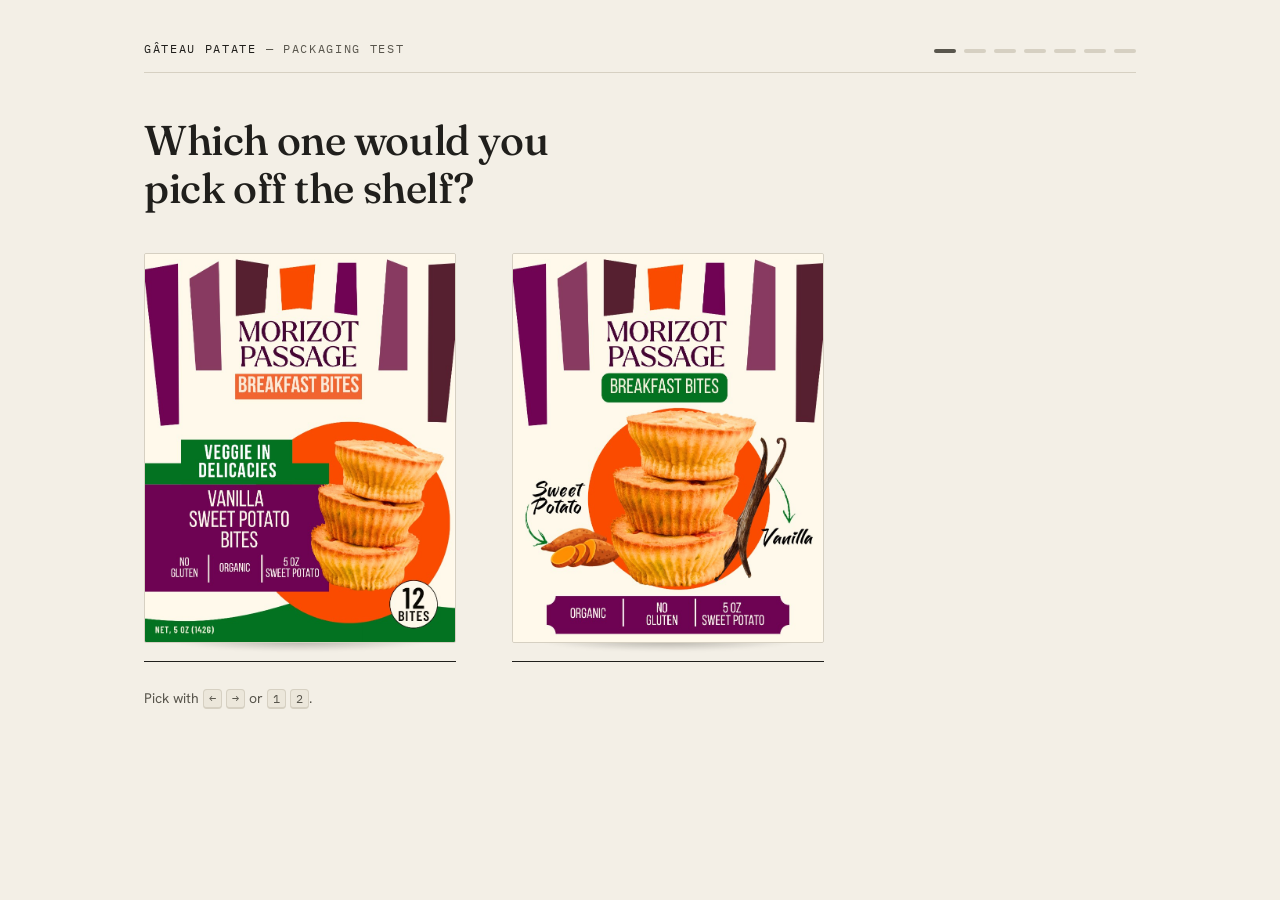
<file: index.html>
<!doctype html>
<html lang="en">
<head>
<meta charset="utf-8">
<meta name="viewport" content="width=device-width, initial-scale=1">
<title>Which one would you pick?</title>
<meta name="robots" content="noindex">
<link rel="preconnect" href="https://fonts.googleapis.com">
<link rel="preconnect" href="https://fonts.gstatic.com" crossorigin>
<link href="https://fonts.googleapis.com/css2?family=Fraunces:opsz,wght@9..144,400;9..144,500;9..144,600&family=Hanken+Grotesk:wght@400;500;600&family=IBM+Plex+Mono:wght@400;500&display=swap" rel="stylesheet">
<style>
  /* ---------------------------------------------------------------------------
     Near-neutral chrome. The packaging designs vary by colour, so the interface
     must not. Bone paper, ink text, hairline rules, one cool accent used only on
     the progress ticks and the leaderboard bars — never next to the artwork.
  --------------------------------------------------------------------------- */
  :root {
    --paper:    #f3efe6;
    --paper-2:  #ece7db;
    --ink:      #201f1c;
    --ink-soft: #59564d;
    --hair:     #d6d0c2;
    --accent:   #35566e;   /* cool slate — ticks and bars only */
    --maxw:     1040px;
    --display:  'Fraunces', Georgia, 'Times New Roman', serif;
    --ui:       'Hanken Grotesk', system-ui, -apple-system, Segoe UI, Roboto, sans-serif;
    --mono:     'IBM Plex Mono', ui-monospace, SFMono-Regular, Menlo, monospace;
  }

  * { box-sizing: border-box; }
  html, body { margin: 0; }
  body {
    background: var(--paper);
    color: var(--ink);
    font-family: var(--ui);
    font-size: 17px;
    line-height: 1.5;
    -webkit-font-smoothing: antialiased;
  }
  .wrap {
    max-width: var(--maxw);
    margin: 0 auto;
    padding: 40px 24px 96px;
  }
  .count, .ticks, .wl, .bar-num, .meta { font-variant-numeric: tabular-nums; }

  header.masthead {
    display: flex;
    justify-content: space-between;
    align-items: baseline;
    flex-wrap: wrap;
    gap: 12px 16px;
    border-bottom: 1px solid var(--hair);
    padding-bottom: 14px;
    margin-bottom: 44px;
  }
  .masthead .brand {
    font-family: var(--mono);
    font-size: 12px;
    letter-spacing: 0.14em;
    text-transform: uppercase;
    color: var(--ink-soft);
  }
  .masthead .brand span { color: var(--ink); }
  .masthead-end {
    display: flex;
    align-items: center;
    gap: 16px;
    margin-left: auto;
  }
  #vote-again-slot:empty { display: none; }
  #vote-again-slot .btn.link {
    font-size: 14px;
    padding: 0;
    white-space: nowrap;
  }

  /* ---- progress ticks ------------------------------------------------------ */
  .ticks {
    list-style: none;
    display: flex;
    flex-direction: row;
    gap: 8px;
    padding: 0;
    margin: 0;
  }
  .ticks li {
    width: 22px;
    height: 4px;
    background: var(--hair);
    border-radius: 2px;
  }
  .ticks.ticks--vertical {
    flex-direction: column;
    gap: 8px;
  }
  .ticks.ticks--vertical li {
    width: 4px;
    height: 22px;
  }
  .ticks li.done { background: var(--accent); }
  .ticks li.now  { background: var(--ink-soft); }

  /* ---- duel -------------------------------------------------------------- */
  .stage { animation: rise .32s ease both; }
  @keyframes rise { from { opacity: 0; transform: translateY(8px); } to { opacity: 1; transform: none; } }

  .question {
    font-family: var(--display);
    font-weight: 500;
    font-size: clamp(1.7rem, 4.4vw, 2.6rem);
    line-height: 1.15;
    letter-spacing: -0.01em;
    margin: 8px 0 40px;
    max-width: 18ch;
  }

  .shelf {
    display: flex;
    gap: 56px;
    align-items: flex-end;
    max-width: 680px;
  }
  .slot {
    position: relative;
    flex: 1 1 0;
    min-width: 0;
    padding-bottom: 18px;
    border-bottom: 1.5px solid var(--ink);
  }
  .slot::after {                       /* soft contact shadow under the pack */
    content: "";
    position: absolute;
    left: 10%; right: 10%;
    bottom: 10px;
    height: 20px;
    background: radial-gradient(ellipse at center, rgba(20,18,14,.28), rgba(20,18,14,0) 72%);
    filter: blur(1.5px);
    transition: opacity .2s ease, transform .2s ease;
    z-index: 0;
  }
  .slot:hover::after, .slot:focus-within::after { opacity: .8; transform: scaleX(1.06); }

  .pack {
    position: relative;
    z-index: 1;
    display: block;
    width: 100%;
    aspect-ratio: 4 / 5;              /* reserves space — no layout shift on load */
    overflow: hidden;
    padding: 0;
    margin: 0;
    border: 1px solid var(--hair);
    background: var(--paper-2);
    cursor: pointer;
    transition: transform .2s cubic-bezier(.33,1,.68,1);
    border-radius: 2px;
  }
  .pack img {
    display: block;
    width: 100%;
    height: 100%;
    object-fit: cover;                /* artwork should be produced at 4:5 */
    background: var(--paper-2);
  }
  .pack .ph {                          /* fallback when the image is missing */
    display: none;
    width: 100%;
    height: 100%;
    align-items: center;
    justify-content: center;
    background: #cdc9bf;
    color: #6b6860;
    font-family: var(--mono);
    font-size: 15px;
    letter-spacing: 0.2em;
    text-transform: uppercase;
  }
  .pack.missing img { display: none; }
  .pack.missing .ph { display: flex; }

  .pack:hover, .pack:focus-visible { transform: translateY(-10px); }
  .pack:focus-visible { outline: 2px solid var(--ink); outline-offset: 4px; }

  .pack.chosen { animation: liftoff .42s cubic-bezier(.4,0,.2,1) both; pointer-events: none; }
  .pack.settle { animation: settle .42s ease both; }
  @keyframes liftoff { to { transform: translateY(-175%); opacity: 0; } }
  @keyframes settle  { from { transform: translateY(-10px); } to { transform: translateY(0); } }

  .hint {
    margin-top: 26px;
    color: var(--ink-soft);
    font-size: 14px;
  }
  .hint kbd {
    font-family: var(--mono);
    font-size: 12px;
    border: 1px solid var(--hair);
    border-bottom-width: 2px;
    border-radius: 4px;
    padding: 1px 5px;
    background: var(--paper-2);
  }

  /* ---- questions -------------------------------------------------------- */
  .panel { max-width: 560px; }
  .panel h2, .board h2 {
    font-family: var(--display);
    font-weight: 500;
    font-size: clamp(1.5rem, 3.6vw, 2rem);
    letter-spacing: -0.01em;
    margin: 0 0 8px;
  }
  .panel p.lead { color: var(--ink-soft); margin: 0 0 28px; }
  .field { margin-bottom: 22px; }
  .field label { display: block; font-weight: 500; margin-bottom: 8px; }
  input[type="text"], input[type="email"] {
    width: 100%;
    font: inherit;
    padding: 11px 12px;
    border: 1px solid var(--ink-soft);
    border-radius: 3px;
    background: #fff;
    color: var(--ink);
  }
  input:focus-visible { outline: 2px solid var(--ink); outline-offset: 2px; border-color: var(--ink); }

  .row { display: flex; gap: 14px; align-items: center; margin-top: 30px; }
  button.btn {
    font: inherit;
    font-weight: 500;
    padding: 11px 20px;
    border-radius: 3px;
    cursor: pointer;
    border: 1px solid var(--ink);
  }
  button.btn.primary { background: var(--ink); color: var(--paper); }
  button.btn.ghost   { background: transparent; color: var(--ink); }
  button.btn:focus-visible { outline: 2px solid var(--ink); outline-offset: 3px; }
  button.btn.link {
    border: none; background: none; padding: 6px 0;
    color: var(--ink); text-decoration: underline; text-underline-offset: 3px;
  }

  /* ---- leaderboard ----------------------------------------------------- */
  .board { max-width: 620px; }
  .board .meta {
    font-family: var(--mono);
    font-size: 13px;
    color: var(--ink-soft);
    margin: 4px 0 28px;
  }
  .board ol { list-style: none; padding: 0; margin: 0; }
  .board li {
    display: grid;
    grid-template-columns: 22px 46px 1fr auto;
    gap: 14px;
    align-items: center;
    padding: 12px 0;
    border-top: 1px solid var(--hair);
  }
  .board li:last-child { border-bottom: 1px solid var(--hair); }
  .board .rank { font-family: var(--mono); color: var(--ink-soft); font-size: 13px; }
  .board .thumb {
    width: 46px; height: 46px;
    object-fit: cover;
    border: 1px solid var(--hair);
    background: #cdc9bf;
    border-radius: 2px;
  }
  .board .track {
    height: 10px;
    background: var(--paper-2);
    border: 1px solid var(--hair);
    border-radius: 5px;
    overflow: hidden;
  }
  .board .fill { height: 100%; background: var(--accent); }
  .board .wl { font-family: var(--mono); font-size: 13px; color: var(--ink-soft); white-space: nowrap; }

  .capture { max-width: 620px; margin-top: 44px; border-top: 1px solid var(--hair); padding-top: 24px; }
  .capture form { display: flex; gap: 12px; flex-wrap: wrap; }
  .capture input[type="email"] { flex: 1 1 240px; }
  .capture .fine { color: var(--ink-soft); font-size: 14px; margin: 12px 0 0; }
  .capture .err  { color: #8a2b1f; font-size: 14px; margin: 12px 0 0; }
  .capture .ok   { margin: 0; }

  .duel-body {
    display: block;
  }
  .duel-ticks {
    display: none;
  }

  @media (max-width: 760px) {
    .wrap { padding: 20px 18px 64px; }
    header.masthead { margin-bottom: 22px; padding-bottom: 10px; }
    .masthead .brand { font-size: 10px; }
    .question { font-size: clamp(1.3rem, 6vw, 1.7rem); margin: 2px 0 18px; }
    .duel-body {
      display: flex;
      align-items: stretch;
      gap: 14px;
      justify-content: center;
    }
    .duel-body .shelf {
      flex: 1 1 auto;
      flex-direction: column;
      gap: 20px;
      align-items: center;
      max-width: 220px;
    }
    .duel-ticks {
      display: flex;
      align-items: center;
      flex: 0 0 auto;
      padding: 4px 0;
    }
    .slot { width: 100%; max-width: 220px; padding-bottom: 12px; }
    .hint { margin-top: 18px; }
  }

  @media (prefers-reduced-motion: reduce) {
    *, *::before, *::after { animation-duration: .001ms !important; transition-duration: .001ms !important; }
  }
</style>
</head>
<body>
<div class="wrap">
  <header class="masthead">
    <div class="brand"><span>gâteau patate</span> — packaging test</div>
    <div class="masthead-end">
      <div id="vote-again-slot"></div>
      <ol class="ticks" id="ticks" aria-hidden="true"></ol>
    </div>
  </header>
  <main id="app" aria-live="polite"></main>
</div>

<noscript><p style="max-width:560px">This test needs JavaScript to run.</p></noscript>

<script type="module">
/* ===========================================================================
   CONFIG — public by design.
   Paste your Supabase project URL and anon (public) key below. They are safe in
   client code: Row Level Security (see schema.sql) is what protects the data.
   NEVER put the service_role key here.
   Leave both blank to run standalone against localStorage (a console notice
   prints when that happens).
=========================================================================== */
const SUPABASE_URL      = 'https://wootkprvnxkdvcwncwil.supabase.co';
const SUPABASE_ANON_KEY = 'sb_publishable_E0YJoQnlDPQiyE_IL7UjLw_Z3pt7NuM';

/* ===========================================================================
   DESIGNS — the whole test surface. To add a design: append one object here and
   drop the matching file in /designs. Nothing else changes.
   - id:    written to the database. Keep it short and stable. Never renumber an
            id once voting has started.
   - label: for your eyes only (this file + the leaderboard). Never shown during
            a duel — naming the variable would bias the choice.
   - img:   path to the artwork. A missing file renders a gray placeholder card.
=========================================================================== */
const DESIGNS = [
  { id: 'a', label: 'Morizot Passage — purple stripes, stacked wordmark', img: 'designs/a.png' },
  { id: 'b', label: 'Morizot Passage — green stripes, ingredient callouts', img: 'designs/b.png' },
  { id: 'c', label: 'Marla — tropical leaves, sweet potato & vanilla', img: 'designs/c.png' },
  { id: 'd', label: 'Morizot Passage — cream, annotated ingredients', img: 'designs/d.png' },
  { id: 'e', label: 'Morizot Passage — geometric blocks, purple flavor panel', img: 'designs/e.png' },
];

const ROUNDS = 7;

/* ===========================================================================
   Storage keys + small utilities
=========================================================================== */
const STATE_KEY  = 'patate.state.v1';
const VOTES_KEY  = 'patate.local.votes.v1';
const RESP_KEY   = 'patate.local.responses.v1';

const reducedMotion = window.matchMedia('(prefers-reduced-motion: reduce)').matches;

function uuid() {
  if (crypto.randomUUID) return crypto.randomUUID();
  return '10000000-1000-4000-8000-100000000000'.replace(/[018]/g, c =>
    (c ^ crypto.getRandomValues(new Uint8Array(1))[0] & 15 >> c / 4).toString(16));
}
function readJSON(key, fallback) {
  try { const v = localStorage.getItem(key); return v ? JSON.parse(v) : fallback; }
  catch { return fallback; }
}
function writeJSON(key, value) {
  try { localStorage.setItem(key, JSON.stringify(value)); } catch { /* private mode */ }
}
function pushLocal(key, row) {
  const arr = readJSON(key, []);
  arr.push(row);
  writeJSON(key, arr);
}
const pairKey = (x, y) => [x, y].sort().join('|');

/* ===========================================================================
   Data layer — Supabase when configured, localStorage otherwise. Every call is
   wrapped: a backend outage degrades to local mode, it never blanks the screen
   and never blocks a vote.
=========================================================================== */
let supabase = null;

async function initSupabase() {
  const configured = SUPABASE_URL.startsWith('http') && SUPABASE_ANON_KEY.length > 20;
  if (!configured) {
    console.info('%c[packaging test] local mode — no Supabase config, using localStorage.',
      'color:#888');
    return;
  }
  try {
    const mod = await import('https://esm.sh/@supabase/supabase-js@2');
    supabase = mod.createClient(SUPABASE_URL, SUPABASE_ANON_KEY);
  } catch (err) {
    console.warn('[packaging test] could not load Supabase client — falling back to local mode.', err);
    supabase = null;
  }
}

/* Fire-and-forget. Each vote is its own row, written immediately. */
function recordVote(round, winner, loser) {
  const payload = { session_id: state.sessionId, round, winner, loser };
  if (!supabase) { pushLocal(VOTES_KEY, payload); return; }
  supabase.from('votes').insert(payload).then(
    ({ error }) => { if (error) { console.warn('[packaging test] vote write failed — kept locally.', error); pushLocal(VOTES_KEY, payload); } },
    (err) => { console.warn('[packaging test] vote write threw — kept locally.', err); pushLocal(VOTES_KEY, payload); }
  );
}

async function recordResponse(fields) {
  const payload = { session_id: state.sessionId, guess: null, why: null, email: null, ...fields };
  if (!supabase) { pushLocal(RESP_KEY, payload); return; }
  try {
    const { error } = await supabase.from('responses').insert(payload);
    if (error) throw error;
  } catch (err) {
    console.warn('[packaging test] response write failed — kept locally.', err);
    pushLocal(RESP_KEY, payload);
  }
}

async function fetchVotes() {
  if (supabase) {
    try {
      const { data, error } = await supabase.from('votes').select('session_id,winner,loser');
      if (error) throw error;
      return data || [];
    } catch (err) {
      console.warn('[packaging test] could not read votes — showing local votes.', err);
    }
  }
  return readJSON(VOTES_KEY, []);
}

/* ===========================================================================
   Session state — one object, mirrored to localStorage so a refresh resumes
   rather than starting a new session.
=========================================================================== */
let state;

function freshState() {
  return {
    sessionId: uuid(),
    round: 0,               // rounds completed
    phase: 'duel',          // duel -> questions -> leaderboard
    pairCounts: {},         // "a|b" -> times shown this session
    cycleSeen: [],          // pairs shown in the current cycle (for no-repeat)
    appearances: {},        // design id -> times shown this session
    current: null,          // { a, b, leftId, rightId }
    guess: null,
    why: null,
    questionsDone: false,
    emailDone: false,
  };
}
function loadState() {
  const saved = readJSON(STATE_KEY, null);
  state = (saved && saved.sessionId) ? { ...freshState(), ...saved } : freshState();
  save();
}
function save() { writeJSON(STATE_KEY, state); }

function resetSession() {
  state = freshState();
  save();
}

/* ===========================================================================
   Pair selection
   - the unordered pair this session has seen least (no repeat until the pool is
     exhausted, then a new cycle starts)
   - ties broken toward the designs shown least this session
   - then at random
   - left / right assigned independently every round
=========================================================================== */
function allPairs() {
  const ids = DESIGNS.map(d => d.id);
  const out = [];
  for (let i = 0; i < ids.length; i++)
    for (let j = i + 1; j < ids.length; j++)
      out.push([ids[i], ids[j]]);
  return out;
}

function pickPair() {
  const all = allPairs();
  if (all.length === 0) return null;

  let pool = all.filter(p => !state.cycleSeen.includes(pairKey(p[0], p[1])));
  if (pool.length === 0) {                 // every pair seen — begin a new cycle
    state.cycleSeen = [];
    pool = all.slice();
  }

  const timesShown = p => state.pairCounts[pairKey(p[0], p[1])] || 0;
  const minShown = Math.min(...pool.map(timesShown));
  pool = pool.filter(p => timesShown(p) === minShown);

  const seenDesign = id => state.appearances[id] || 0;
  const minDesign = Math.min(...pool.map(p => seenDesign(p[0]) + seenDesign(p[1])));
  pool = pool.filter(p => seenDesign(p[0]) + seenDesign(p[1]) === minDesign);

  const [x, y] = pool[Math.floor(Math.random() * pool.length)];
  const flip = Math.random() < 0.5;
  return { a: x, b: y, leftId: flip ? y : x, rightId: flip ? x : y };
}

function ensurePair() {
  if (!state.current) { state.current = pickPair(); save(); }
}

function commitVote(winnerId, loserId) {
  const { a, b } = state.current;
  const k = pairKey(a, b);
  state.pairCounts[k] = (state.pairCounts[k] || 0) + 1;
  state.cycleSeen.push(k);
  state.appearances[a] = (state.appearances[a] || 0) + 1;
  state.appearances[b] = (state.appearances[b] || 0) + 1;
  state.round += 1;
  recordVote(state.round, winnerId, loserId);   // round is 1-indexed in the DB
  state.current = null;
  if (state.round >= ROUNDS) state.phase = 'questions';
  save();
}

/* ===========================================================================
   Rendering
=========================================================================== */
const app = document.getElementById('app');
const ticksEl = document.getElementById('ticks');
const ticksHome = document.querySelector('.masthead-end');
const voteAgainSlot = document.getElementById('vote-again-slot');
const mobileLayout = window.matchMedia('(max-width: 760px)');

function designById(id) { return DESIGNS.find(d => d.id === id); }

function parkTicks() {
  ticksEl.classList.remove('ticks--vertical');
  ticksHome.appendChild(ticksEl);
}

function placeTicksBesideDuel(duelTicksSlot) {
  if (mobileLayout.matches && duelTicksSlot) {
    duelTicksSlot.appendChild(ticksEl);
    ticksEl.classList.add('ticks--vertical');
  } else {
    parkTicks();
  }
}

function renderTicks(show) {
  ticksEl.innerHTML = '';
  if (!show) return;
  for (let i = 0; i < ROUNDS; i++) {
    const li = document.createElement('li');
    if (i < state.round) li.className = 'done';
    else if (i === state.round) li.className = 'now';
    ticksEl.appendChild(li);
  }
}

function clearVoteAgain() {
  voteAgainSlot.replaceChildren();
}

function packButton(design, side) {
  const btn = document.createElement('button');
  btn.className = 'pack';
  btn.type = 'button';
  btn.setAttribute('aria-label', side === 'left' ? 'Choose the pack on the left' : 'Choose the pack on the right');
  btn.dataset.id = design.id;

  const img = new Image();
  img.src = design.img;
  img.alt = '';
  img.width = 800; img.height = 1000;
  img.loading = 'lazy';
  img.decoding = 'async';
  img.addEventListener('error', () => btn.classList.add('missing'));

  const ph = document.createElement('span');
  ph.className = 'ph';
  ph.textContent = design.id;

  btn.append(img, ph);
  return btn;
}

let locked = false;

function renderDuel() {
  locked = false;
  clearVoteAgain();
  ensurePair();
  if (!state.current) { renderLeaderboard(); return; }   // no designs configured
  renderTicks(true);

  const { leftId, rightId } = state.current;
  const stage = document.createElement('div');
  stage.className = 'stage';
  stage.innerHTML = '<h1 class="question">Which one would you pick off the shelf?</h1>';

  const duelBody = document.createElement('div');
  duelBody.className = 'duel-body';

  const shelf = document.createElement('div');
  shelf.className = 'shelf';

  const leftSlot = document.createElement('div');
  leftSlot.className = 'slot';
  const rightSlot = document.createElement('div');
  rightSlot.className = 'slot';

  const leftBtn = packButton(designById(leftId), 'left');
  const rightBtn = packButton(designById(rightId), 'right');
  leftSlot.appendChild(leftBtn);
  rightSlot.appendChild(rightBtn);
  shelf.append(leftSlot, rightSlot);

  leftBtn.addEventListener('click', () => choose(leftBtn, rightBtn));
  rightBtn.addEventListener('click', () => choose(rightBtn, leftBtn));

  const duelTicks = document.createElement('aside');
  duelTicks.className = 'duel-ticks';
  duelTicks.setAttribute('aria-hidden', 'true');
  duelBody.append(shelf, duelTicks);
  placeTicksBesideDuel(duelTicks);

  const hint = document.createElement('p');
  hint.className = 'hint';
  hint.innerHTML = 'Pick with <kbd>&larr;</kbd> <kbd>&rarr;</kbd> or <kbd>1</kbd> <kbd>2</kbd>.';

  stage.append(duelBody, hint);
  app.replaceChildren(stage);
}

function choose(winnerBtn, loserBtn) {
  if (locked) return;
  locked = true;

  const winnerId = winnerBtn.dataset.id;
  const loserId = loserBtn.dataset.id;
  commitVote(winnerId, loserId);

  const advance = () => {
    if (state.phase === 'questions') renderQuestions();
    else renderDuel();
  };

  if (reducedMotion) { advance(); return; }
  winnerBtn.classList.add('chosen');
  loserBtn.classList.add('settle');
  setTimeout(advance, 440);
}

function renderQuestions() {
  parkTicks();
  clearVoteAgain();
  renderTicks(true);
  const panel = document.createElement('section');
  panel.className = 'stage panel';
  panel.innerHTML = `
    <h2>Two quick questions</h2>
    <p class="lead">Both optional. Skip straight to the results if you like.</p>
    <div class="field">
      <label for="q-guess">What do you think is inside?</label>
      <input type="text" id="q-guess" autocomplete="off" maxlength="200">
    </div>
    <div class="field">
      <label for="q-why">What made you pick the ones you picked?</label>
      <input type="text" id="q-why" autocomplete="off" maxlength="300">
    </div>
    <div class="row">
      <button class="btn primary" id="q-done" type="button">Done</button>
      <button class="btn ghost" id="q-skip" type="button">Skip</button>
    </div>`;
  app.replaceChildren(panel);

  const guessEl = panel.querySelector('#q-guess');
  const whyEl = panel.querySelector('#q-why');

  panel.querySelector('#q-done').addEventListener('click', () => {
    const guess = guessEl.value.trim();
    const why = whyEl.value.trim();
    state.guess = guess || null;
    state.why = why || null;
    state.questionsDone = true;
    state.phase = 'leaderboard';
    save();
    if (guess || why) recordResponse({ guess: state.guess, why: state.why });
    renderLeaderboard();
  });
  panel.querySelector('#q-skip').addEventListener('click', () => {
    state.questionsDone = true;
    state.phase = 'leaderboard';
    save();
    renderLeaderboard();
  });
  guessEl.focus();
}

function aggregate(votes) {
  const stats = new Map(DESIGNS.map(d => [d.id, { id: d.id, wins: 0, losses: 0 }]));
  for (const v of votes) {
    if (stats.has(v.winner)) stats.get(v.winner).wins++;
    if (stats.has(v.loser)) stats.get(v.loser).losses++;
  }
  const rows = [...stats.values()].map(s => {
    const n = s.wins + s.losses;
    return { ...s, appearances: n, smoothed: (s.wins + 1) / (s.wins + s.losses + 2) };
  });
  rows.sort((x, y) => y.smoothed - x.smoothed || y.wins - x.wins);
  return {
    rows,
    sessions: new Set(votes.map(v => v.session_id)).size,
    total: votes.length,
  };
}

async function renderLeaderboard({ resultsOnly = false } = {}) {
  parkTicks();
  clearVoteAgain();
  renderTicks(false);

  const loading = document.createElement('div');
  loading.className = 'stage board';
  loading.innerHTML = '<h2>Live standings</h2><p class="meta">loading&hellip;</p>';
  app.replaceChildren(loading);

  const votes = await fetchVotes();
  const { rows, sessions, total } = aggregate(votes);

  const board = document.createElement('section');
  board.className = 'stage board';

  if (total === 0) {
    board.innerHTML = '<h2>Live standings</h2><p class="meta">No votes yet.</p>';
    app.replaceChildren(board);
    if (!resultsOnly) appendVoteAgain();
    return;
  }

  const h = document.createElement('h2');
  h.textContent = 'Live standings';
  const meta = document.createElement('p');
  meta.className = 'meta';
  meta.textContent = `${sessions} ${sessions === 1 ? 'session' : 'sessions'} · ${total} ${total === 1 ? 'vote' : 'votes'}`;

  const ol = document.createElement('ol');
  const max = Math.max(...rows.map(r => r.smoothed));
  rows.forEach((r, i) => {
    const d = designById(r.id);
    const li = document.createElement('li');

    const rank = document.createElement('span');
    rank.className = 'rank';
    rank.textContent = String(i + 1);

    const thumb = new Image();
    thumb.className = 'thumb';
    thumb.src = d ? d.img : '';
    thumb.alt = '';
    thumb.width = 46; thumb.height = 46;
    thumb.loading = 'lazy';
    thumb.addEventListener('error', () => { thumb.style.visibility = 'hidden'; });

    const track = document.createElement('div');
    track.className = 'track';
    const fill = document.createElement('div');
    fill.className = 'fill';
    fill.style.width = (max ? (r.smoothed / max) * 100 : 0).toFixed(1) + '%';
    track.appendChild(fill);

    const wl = document.createElement('span');
    wl.className = 'wl';
    wl.textContent = `${r.wins}–${r.losses}`;

    li.append(rank, thumb, track, wl);
    ol.appendChild(li);
  });

  board.append(h, meta, ol);
  app.replaceChildren(board);

  if (!resultsOnly) {
    appendCapture();
    appendVoteAgain();
  }
}

function appendCapture() {
  const box = document.createElement('section');
  box.className = 'capture';

  if (state.emailDone) {
    box.innerHTML = '<p class="ok">Thanks — we will be in touch.</p>';
    app.append(box);
    return;
  }

  box.innerHTML = `
    <form novalidate>
      <input type="email" id="cap-email" placeholder="you@example.com" autocomplete="email" aria-label="Email address">
      <button class="btn primary" type="submit">Keep me posted</button>
    </form>
    <p class="fine">Occasional updates and tasting invites. Nothing else.</p>`;
  app.append(box);

  const form = box.querySelector('form');
  const input = box.querySelector('#cap-email');
  form.addEventListener('submit', async (e) => {
    e.preventDefault();
    const email = input.value.trim();
    box.querySelector('.err')?.remove();
    if (!email.includes('@')) {
      const err = document.createElement('p');
      err.className = 'err';
      err.textContent = 'That does not look like an email address.';
      form.after(err);
      return;
    }
    state.emailDone = true;
    save();
    recordResponse({ email });
    box.replaceChildren(Object.assign(document.createElement('p'),
      { className: 'ok', textContent: 'Thanks — we will be in touch.' }));
  });
}

function appendVoteAgain() {
  const btn = document.createElement('button');
  btn.className = 'btn link';
  btn.type = 'button';
  btn.textContent = 'Vote again';
  btn.addEventListener('click', () => {
    resetSession();
    if (location.hash) { location.hash = ''; }
    renderDuel();
  });
  voteAgainSlot.replaceChildren(btn);
}

/* ===========================================================================
   Keyboard — only while a duel is on screen
=========================================================================== */
function onKey(e) {
  if (state?.phase !== 'duel' || location.hash === '#results') return;
  const packs = app.querySelectorAll('.pack');
  if (packs.length < 2) return;
  if (e.key === 'ArrowLeft' || e.key === '1') { e.preventDefault(); choose(packs[0], packs[1]); }
  else if (e.key === 'ArrowRight' || e.key === '2') { e.preventDefault(); choose(packs[1], packs[0]); }
}

/* ===========================================================================
   Routing + boot
=========================================================================== */
function route() {
  if (location.hash === '#results') { renderLeaderboard({ resultsOnly: true }); return; }
  if (state.phase === 'questions' && !state.questionsDone) { renderQuestions(); return; }
  if (state.phase === 'questions' || state.phase === 'leaderboard') { renderLeaderboard(); return; }
  renderDuel();
}

function preloadArtwork() {
  for (const d of DESIGNS) { const im = new Image(); im.src = d.img; }
}

async function main() {
  await initSupabase();
  loadState();
  preloadArtwork();
  window.addEventListener('hashchange', route);
  window.addEventListener('keydown', onKey);
  mobileLayout.addEventListener('change', () => {
    if (state?.phase === 'duel') renderDuel();
  });
  route();
}

main();
</script>
</body>
</html>
</file>
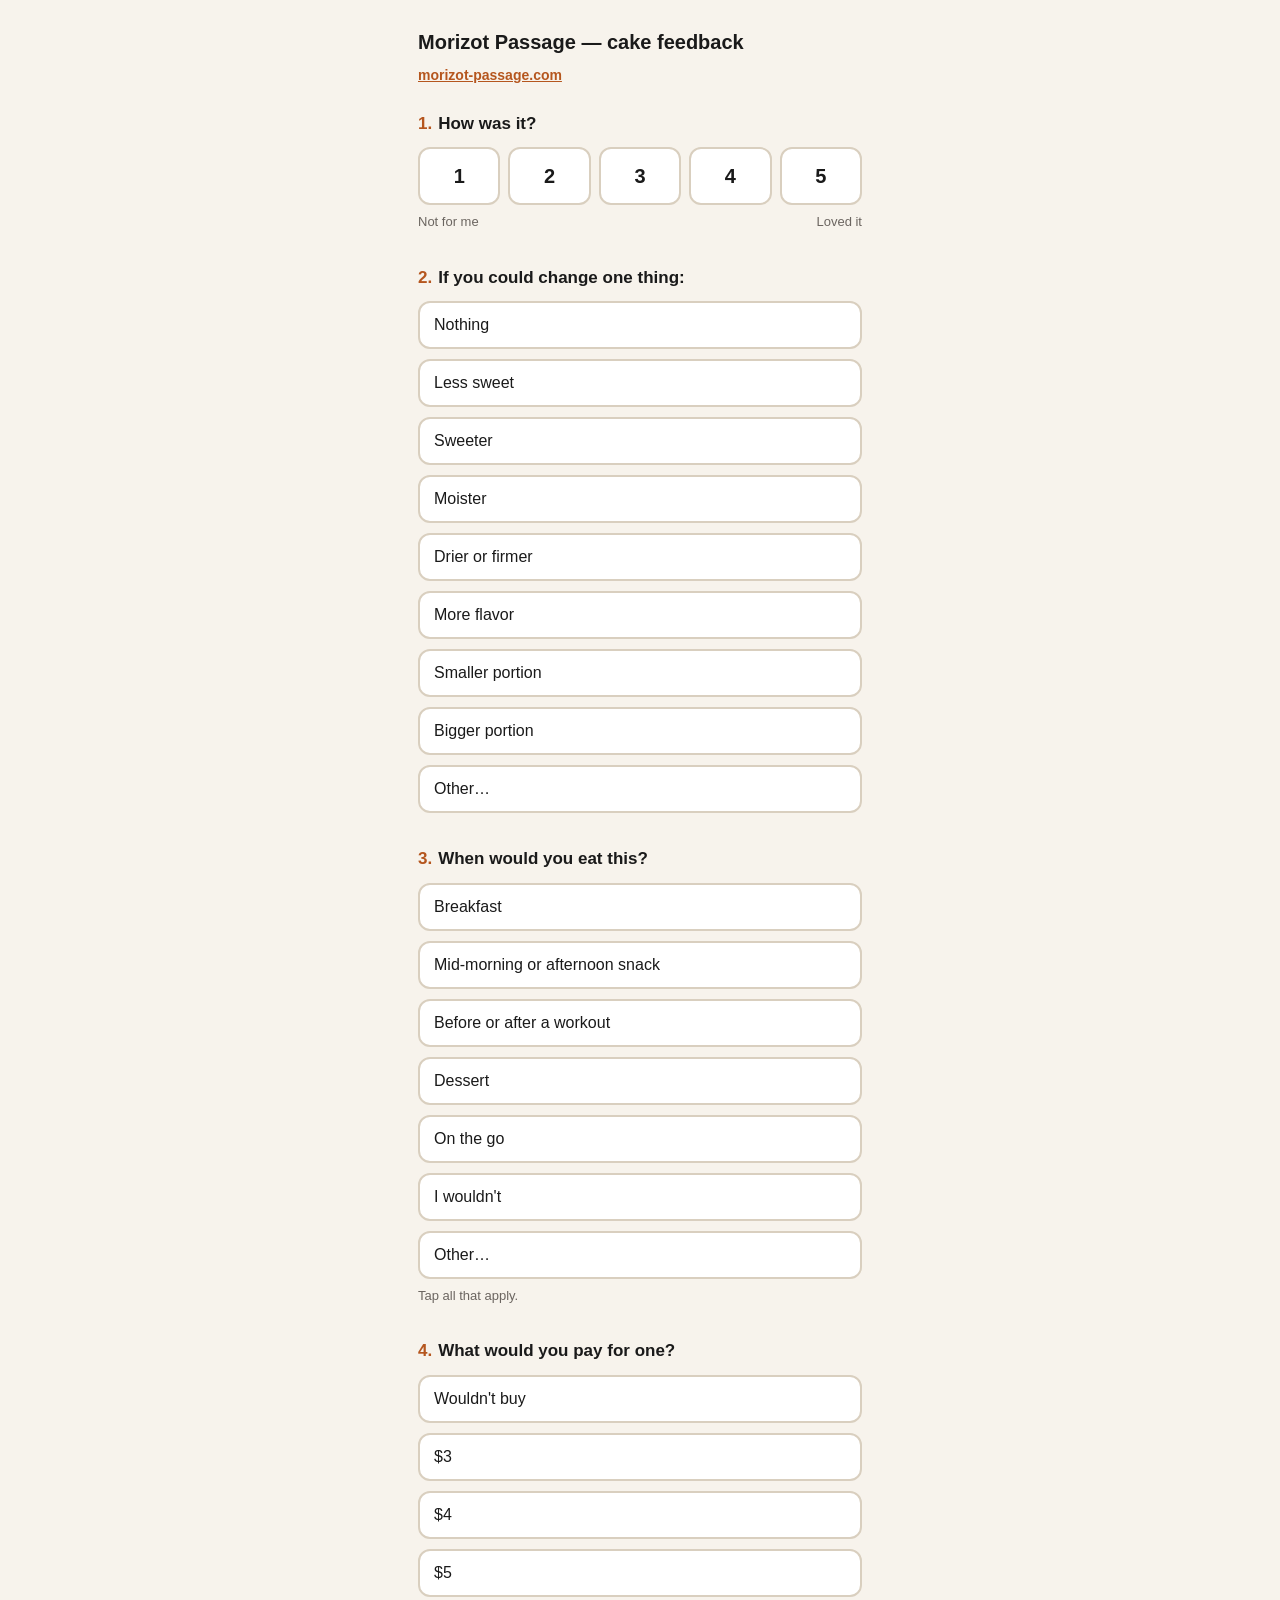
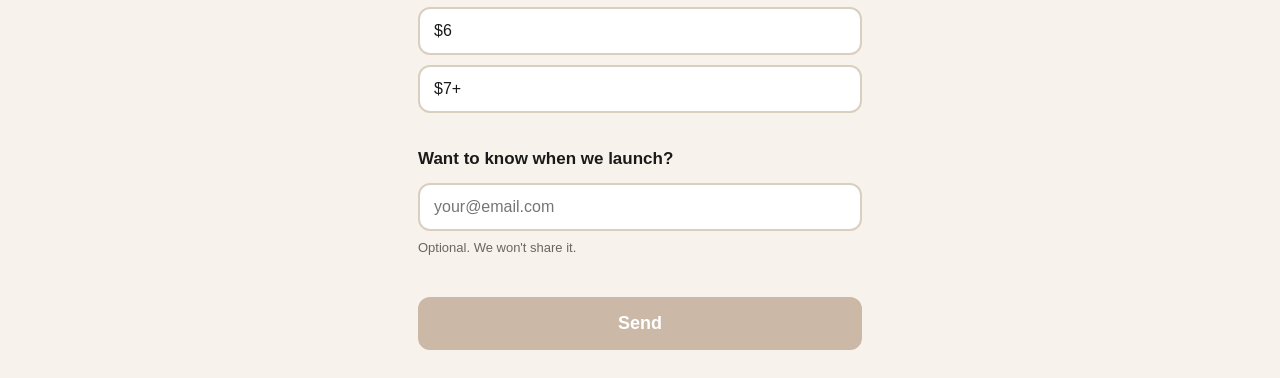
<file: cake-feedback/index.html>
<!doctype html>
<html lang="en">
<head>
<meta charset="utf-8" />
<meta name="viewport" content="width=device-width, initial-scale=1, viewport-fit=cover" />
<meta name="robots" content="noindex" />
<title>Morizot Passage — cake feedback</title>
<style>
  :root {
    --accent: #B5561E;
    --bg: #F7F3EC;
    --text: #1A1A1A;
    --muted: #6b6560;
    --line: #d9cfbf;
    --card: #ffffff;
    --error: #a3271b;
  }
  * { box-sizing: border-box; }
  html, body { margin: 0; padding: 0; }
  body {
    background: var(--bg);
    color: var(--text);
    font-family: -apple-system, BlinkMacSystemFont, "Segoe UI", Roboto, Helvetica, Arial, sans-serif;
    font-size: 17px;
    line-height: 1.4;
    -webkit-text-size-adjust: 100%;
  }
  .wrap {
    max-width: 480px;
    margin: 0 auto;
    padding: 28px 18px calc(28px + env(safe-area-inset-bottom));
  }
  h1 {
    font-size: 20px;
    font-weight: 700;
    margin: 0 0 24px;
  }
  .q { margin: 0 0 34px; }
  .q > .label {
    display: block;
    font-size: 17px;
    font-weight: 700;
    margin: 0 0 12px;
  }
  .hint {
    font-size: 13px;
    color: var(--muted);
    margin: 8px 0 0;
  }
  .missing-msg {
    display: none;
    font-size: 14px;
    color: var(--error);
    font-weight: 600;
    margin: 10px 0 0;
  }
  .q.missing .missing-msg { display: block; }
  .q.missing > .label { color: var(--error); }
  .qnum {
    margin-right: 6px;
    color: var(--accent);
    font-weight: 700;
    font-variant-numeric: tabular-nums;
  }
  .q.missing > .label .qnum { color: var(--error); }

  /* Generic option buttons */
  .opts { display: flex; flex-direction: column; gap: 10px; }
  .opt {
    -webkit-appearance: none;
    appearance: none;
    display: block;
    width: 100%;
    min-height: 48px;
    padding: 12px 14px;
    font-size: 16px;
    font-family: inherit;
    text-align: left;
    color: var(--text);
    background: var(--card);
    border: 2px solid var(--line);
    border-radius: 12px;
    cursor: pointer;
    transition: background-color .12s ease, border-color .12s ease, color .12s ease;
  }
  .opt:disabled {
    opacity: .4;
    cursor: not-allowed;
  }

  /* Rating row */
  .rating-row { display: flex; gap: 8px; }
  .rating-row .opt {
    flex: 1 1 0;
    min-height: 58px;
    text-align: center;
    font-size: 20px;
    font-weight: 700;
    padding: 10px 0;
  }

  /* Selected state — kept last so it beats the layout selectors above */
  .opts .opt[aria-pressed="true"],
  .rating-row .opt[aria-pressed="true"] {
    background: var(--accent);
    border-color: var(--accent);
    color: #fff;
    font-weight: 700;
  }
  .anchors {
    display: flex;
    justify-content: space-between;
    font-size: 13px;
    color: var(--muted);
    margin-top: 8px;
  }

  /* Email */
  .email-field {
    -webkit-appearance: none;
    appearance: none;
    width: 100%;
    min-height: 48px;
    padding: 12px 14px;
    font-size: 16px;
    font-family: inherit;
    color: var(--text);
    background: var(--card);
    border: 2px solid var(--line);
    border-radius: 12px;
  }
  .email-field:focus { outline: 2px solid var(--accent); outline-offset: 1px; }

  /* Free-form "Other" input, revealed when the Other button is selected */
  .other-field {
    -webkit-appearance: none;
    appearance: none;
    width: 100%;
    min-height: 48px;
    margin-top: 10px;
    padding: 12px 14px;
    font-size: 16px;
    font-family: inherit;
    color: var(--text);
    background: var(--card);
    border: 2px solid var(--accent);
    border-radius: 12px;
  }
  .other-field:focus { outline: 2px solid var(--accent); outline-offset: 1px; }
  .other-field[hidden] { display: none; }

  /* Honeypot */
  .hp {
    position: absolute;
    left: -9999px;
    width: 1px;
    height: 1px;
    overflow: hidden;
  }

  /* Send */
  .send {
    -webkit-appearance: none;
    appearance: none;
    width: 100%;
    min-height: 52px;
    margin-top: 6px;
    padding: 14px;
    font-size: 18px;
    font-weight: 700;
    font-family: inherit;
    color: #fff;
    background: var(--accent);
    border: 2px solid var(--accent);
    border-radius: 12px;
    cursor: pointer;
  }
  .send[aria-disabled="true"] {
    background: #cbb8a6;
    border-color: #cbb8a6;
    cursor: not-allowed;
  }
  .form-error {
    display: none;
    margin-top: 14px;
    padding: 12px 14px;
    font-size: 15px;
    color: var(--error);
    background: #fbeae7;
    border: 1px solid #e7c3bd;
    border-radius: 12px;
  }
  .form-error.show { display: block; }

  /* Website link under the title */
  .site-link {
    margin: -14px 0 26px;
    font-size: 14px;
  }
  .site-link a {
    color: var(--accent);
    font-weight: 600;
  }

  /* Thank-you */
  #thanks {
    display: none;
    padding: 60px 0;
  }
  #thanks.show { display: block; }
  #thanks .thanks-msg {
    margin: 0;
    font-size: 20px;
    font-weight: 700;
  }
  #thanks a {
    display: inline-block;
    margin-top: 16px;
    color: var(--accent);
    font-weight: 600;
    font-size: 16px;
  }
  form.hidden { display: none; }
</style>
</head>
<body>
<div class="wrap">
  <h1>Morizot Passage — cake feedback</h1>
  <p class="site-link"><a href="https://www.morizot-passage.com/" target="_blank" rel="noopener noreferrer">morizot-passage.com</a></p>

  <div id="thanks">
    <p class="thanks-msg">Thanks — that helps.</p>
    <a href="https://www.morizot-passage.com/" target="_blank" rel="noopener noreferrer">Learn more at Morizot Passage</a>
  </div>

  <form id="form" novalidate>
    <!-- Q1 -->
    <div class="q" id="q-rating" data-q="1">
      <span class="label"><span class="qnum">1.</span>How was it?</span>
      <div class="rating-row" role="group" aria-label="How was it? 1 to 5">
        <button type="button" class="opt" data-value="1" aria-pressed="false">1</button>
        <button type="button" class="opt" data-value="2" aria-pressed="false">2</button>
        <button type="button" class="opt" data-value="3" aria-pressed="false">3</button>
        <button type="button" class="opt" data-value="4" aria-pressed="false">4</button>
        <button type="button" class="opt" data-value="5" aria-pressed="false">5</button>
      </div>
      <div class="anchors"><span>Not for me</span><span>Loved it</span></div>
      <p class="missing-msg">Tap a number from 1 to 5.</p>
    </div>

    <!-- Q2 -->
    <div class="q" id="q-change" data-q="2">
      <span class="label"><span class="qnum">2.</span>If you could change one thing:</span>
      <div class="opts" role="group" aria-label="If you could change one thing">
        <button type="button" class="opt" data-value="Nothing" aria-pressed="false">Nothing</button>
        <button type="button" class="opt" data-value="Less sweet" aria-pressed="false">Less sweet</button>
        <button type="button" class="opt" data-value="Sweeter" aria-pressed="false">Sweeter</button>
        <button type="button" class="opt" data-value="Moister" aria-pressed="false">Moister</button>
        <button type="button" class="opt" data-value="Drier or firmer" aria-pressed="false">Drier or firmer</button>
        <button type="button" class="opt" data-value="More flavor" aria-pressed="false">More flavor</button>
        <button type="button" class="opt" data-value="Smaller portion" aria-pressed="false">Smaller portion</button>
        <button type="button" class="opt" data-value="Bigger portion" aria-pressed="false">Bigger portion</button>
        <button type="button" class="opt" data-other="true" aria-pressed="false">Other…</button>
      </div>
      <input class="other-field" id="change-other" type="text" hidden
             maxlength="80" autocomplete="off" autocapitalize="sentences"
             placeholder="Tell us what you'd change"
             aria-label="Other — what one thing would you change?" />
      <p class="missing-msg">Pick one option, or type your own.</p>
    </div>

    <!-- Q3 -->
    <div class="q" id="q-occasions" data-q="3">
      <span class="label"><span class="qnum">3.</span>When would you eat this?</span>
      <div class="opts" role="group" aria-label="When would you eat this? Select all that apply">
        <button type="button" class="opt" data-value="Breakfast" aria-pressed="false">Breakfast</button>
        <button type="button" class="opt" data-value="Mid-morning or afternoon snack" aria-pressed="false">Mid-morning or afternoon snack</button>
        <button type="button" class="opt" data-value="Before or after a workout" aria-pressed="false">Before or after a workout</button>
        <button type="button" class="opt" data-value="Dessert" aria-pressed="false">Dessert</button>
        <button type="button" class="opt" data-value="On the go" aria-pressed="false">On the go</button>
        <button type="button" class="opt" data-value="I wouldn't" aria-pressed="false" data-exclusive="true">I wouldn't</button>
        <button type="button" class="opt" data-other="true" aria-pressed="false">Other…</button>
      </div>
      <input class="other-field" id="occ-other" type="text" hidden
             maxlength="80" autocomplete="off" autocapitalize="sentences"
             placeholder="When else would you eat this?"
             aria-label="Other — when would you eat this?" />
      <p class="hint">Tap all that apply.</p>
      <p class="missing-msg">Pick at least one, or type your own.</p>
    </div>

    <!-- Q4 -->
    <div class="q" id="q-price" data-q="4">
      <span class="label"><span class="qnum">4.</span>What would you pay for one?</span>
      <div class="opts" role="group" aria-label="What would you pay for one?">
        <button type="button" class="opt" data-value="Wouldn't buy" aria-pressed="false">Wouldn't buy</button>
        <button type="button" class="opt" data-value="$3" aria-pressed="false">$3</button>
        <button type="button" class="opt" data-value="$4" aria-pressed="false">$4</button>
        <button type="button" class="opt" data-value="$5" aria-pressed="false">$5</button>
        <button type="button" class="opt" data-value="$6" aria-pressed="false">$6</button>
        <button type="button" class="opt" data-value="$7+" aria-pressed="false">$7+</button>
      </div>
      <p class="missing-msg">Pick one option.</p>
    </div>

    <!-- Optional email -->
    <div class="q" id="q-email">
      <label class="label" for="email">Want to know when we launch?</label>
      <input class="email-field" type="email" id="email" name="email"
             inputmode="email" autocomplete="email"
             autocapitalize="off" autocorrect="off" spellcheck="false"
             placeholder="your@email.com" />
      <p class="hint">Optional. We won't share it.</p>
      <p class="missing-msg" id="email-msg">That doesn't look like an email address.</p>
    </div>

    <!-- Honeypot: humans never see or fill this -->
    <div class="hp" aria-hidden="true">
      <label for="website">Leave this field empty</label>
      <input type="text" id="website" name="website" tabindex="-1" autocomplete="off" />
    </div>

    <button type="submit" class="send" id="send" aria-disabled="true">Send</button>
    <div class="form-error" id="form-error"></div>
  </form>
</div>

<script type="module">
  import { createClient } from 'https://esm.sh/@supabase/supabase-js@2';

  /* ─────────────────────────────────────────────────────────────
     FILL THESE IN — from Supabase → Project Settings → API
     ───────────────────────────────────────────────────────────── */
  const SUPABASE_URL = 'https://wootkprvnxkdvcwncwil.supabase.co';
  const SUPABASE_ANON_KEY = 'sb_publishable_E0YJoQnlDPQiyE_IL7UjLw_Z3pt7NuM';
  /* ───────────────────────────────────────────────────────────── */

  const DONE_KEY = 'morizot_cake_feedback_done';

  // Build the client lazily so a missing/typo'd URL can't break the form itself.
  let _client = null;
  function getClient() {
    if (!_client) _client = createClient(SUPABASE_URL, SUPABASE_ANON_KEY);
    return _client;
  }

  const form = document.getElementById('form');
  const thanks = document.getElementById('thanks');
  const sendBtn = document.getElementById('send');
  const formError = document.getElementById('form-error');
  const emailInput = document.getElementById('email');
  const emailQ = document.getElementById('q-email');

  // Source tag from ?src=... (attribute a response to a QR/location)
  const source = (new URLSearchParams(location.search).get('src') || 'unknown').trim() || 'unknown';

  const state = { rating: null, change_one_thing: null, occasions: [], price: null };

  function showThanks() {
    form.classList.add('hidden');
    thanks.classList.add('show');
  }

  // Already submitted on this phone → show thank-you straight away
  try {
    if (localStorage.getItem(DONE_KEY) === '1') showThanks();
  } catch (e) { /* localStorage unavailable — fall through to the form */ }

  const EMAIL_RE = /^[^\s@]+@[^\s@]+\.[^\s@]+$/;
  function emailValid() {
    const v = emailInput.value.trim();
    return v === '' || EMAIL_RE.test(v);
  }

  function isComplete() {
    return state.rating !== null
      && state.change_one_thing !== null
      && state.occasions.length > 0
      && state.price !== null
      && emailValid();
  }

  function refreshSendState() {
    sendBtn.setAttribute('aria-disabled', isComplete() ? 'false' : 'true');
  }

  function clearMissing(qEl) {
    if (qEl) qEl.classList.remove('missing');
  }

  // ── Q1: rating (single select) ────────────────────────────────
  const ratingBtns = [...document.querySelectorAll('#q-rating .opt')];
  ratingBtns.forEach(btn => {
    btn.addEventListener('click', () => {
      state.rating = Number(btn.dataset.value);
      ratingBtns.forEach(b => b.setAttribute('aria-pressed', String(b === btn)));
      clearMissing(document.getElementById('q-rating'));
      refreshSendState();
    });
  });

  // ── Q2: change one thing (single select, with free-form "Other") ─
  const changeQ = document.getElementById('q-change');
  const changeBtns = [...document.querySelectorAll('#q-change .opt')];
  const changeOtherBtn = changeBtns.find(b => b.dataset.other === 'true');
  const changeOtherInput = document.getElementById('change-other');

  function syncChange() {
    const otherActive = changeOtherBtn.getAttribute('aria-pressed') === 'true';
    changeOtherInput.hidden = !otherActive;
    if (otherActive) {
      const t = changeOtherInput.value.trim();
      state.change_one_thing = t === '' ? null : t;
    } else {
      const picked = changeBtns.find(b => b !== changeOtherBtn && b.getAttribute('aria-pressed') === 'true');
      state.change_one_thing = picked ? picked.dataset.value : null;
    }
    clearMissing(changeQ);
    refreshSendState();
  }

  changeBtns.forEach(btn => {
    btn.addEventListener('click', () => {
      changeBtns.forEach(b => b.setAttribute('aria-pressed', String(b === btn)));
      syncChange();
      if (btn === changeOtherBtn) changeOtherInput.focus();
    });
  });
  changeOtherInput.addEventListener('input', syncChange);

  // ── Q3: occasions (multi select, exclusive "I wouldn't", free-form "Other") ─
  const occQ = document.getElementById('q-occasions');
  const occBtns = [...document.querySelectorAll('#q-occasions .opt')];
  const exclusiveBtn = occBtns.find(b => b.dataset.exclusive === 'true');
  const occOtherBtn = occBtns.find(b => b.dataset.other === 'true');
  const occOtherInput = document.getElementById('occ-other');
  const normalOccBtns = occBtns.filter(b => b.dataset.exclusive !== 'true');

  function syncOccasions() {
    const otherActive = occOtherBtn.getAttribute('aria-pressed') === 'true';
    occOtherInput.hidden = !otherActive;
    const vals = occBtns
      .filter(b => b !== occOtherBtn && b !== exclusiveBtn && b.getAttribute('aria-pressed') === 'true')
      .map(b => b.dataset.value);
    if (exclusiveBtn.getAttribute('aria-pressed') === 'true') vals.push(exclusiveBtn.dataset.value);
    if (otherActive) {
      const t = occOtherInput.value.trim();
      if (t !== '') vals.push(t);
    }
    state.occasions = vals;
    clearMissing(occQ);
    refreshSendState();
  }

  occBtns.forEach(btn => {
    btn.addEventListener('click', () => {
      const nowPressed = btn.getAttribute('aria-pressed') !== 'true';
      btn.setAttribute('aria-pressed', String(nowPressed));

      if (btn === exclusiveBtn) {
        if (nowPressed) {
          // "I wouldn't" selected → clear + disable every other option
          normalOccBtns.forEach(b => {
            b.setAttribute('aria-pressed', 'false');
            b.disabled = true;
          });
          occOtherInput.value = '';
        } else {
          normalOccBtns.forEach(b => { b.disabled = false; });
        }
      } else if (nowPressed) {
        // Any normal option selected → clear "I wouldn't"
        exclusiveBtn.setAttribute('aria-pressed', 'false');
      }
      syncOccasions();
      if (btn === occOtherBtn && nowPressed) occOtherInput.focus();
    });
  });
  occOtherInput.addEventListener('input', syncOccasions);

  // ── Q4: price (single select) ────────────────────────────────
  const priceBtns = [...document.querySelectorAll('#q-price .opt')];
  priceBtns.forEach(btn => {
    btn.addEventListener('click', () => {
      state.price = btn.dataset.value;
      priceBtns.forEach(b => b.setAttribute('aria-pressed', String(b === btn)));
      clearMissing(document.getElementById('q-price'));
      refreshSendState();
    });
  });

  // ── Email ────────────────────────────────────────────────────
  emailInput.addEventListener('input', () => {
    if (emailValid()) emailQ.classList.remove('missing');
    refreshSendState();
  });

  // ── Tapping "Send" while incomplete: point at what's missing ──
  function firstMissing() {
    if (state.rating === null) return 'q-rating';
    if (state.change_one_thing === null) return 'q-change';
    if (state.occasions.length === 0) return 'q-occasions';
    if (state.price === null) return 'q-price';
    if (!emailValid()) return 'q-email';
    return null;
  }

  function flagIncomplete() {
    const id = firstMissing();
    if (!id) return;
    const el = document.getElementById(id);
    el.classList.add('missing');
    el.scrollIntoView({ behavior: 'smooth', block: 'center' });
  }

  form.addEventListener('submit', async (e) => {
    e.preventDefault();
    formError.classList.remove('show');

    // Honeypot filled → silently pretend success, insert nothing
    if (document.getElementById('website').value.trim() !== '') {
      try { localStorage.setItem(DONE_KEY, '1'); } catch (err) {}
      showThanks();
      return;
    }

    if (!isComplete()) {
      flagIncomplete();
      return;
    }

    sendBtn.setAttribute('aria-disabled', 'true');
    sendBtn.textContent = 'Sending…';

    const email = emailInput.value.trim();
    const row = {
      rating: state.rating,
      change_one_thing: state.change_one_thing,
      occasions: state.occasions,
      price: state.price,
      email: email === '' ? null : email,
      source,
      user_agent: navigator.userAgent
    };

    let error;
    try {
      ({ error } = await getClient().from('cake_feedback').insert(row));
    } catch (err) {
      error = err;
    }

    if (error) {
      formError.textContent = "Couldn't send that — check your connection and tap Send again.";
      formError.classList.add('show');
      sendBtn.textContent = 'Send';
      refreshSendState(); // answers are untouched; re-enable if still complete
      return;
    }

    try { localStorage.setItem(DONE_KEY, '1'); } catch (err) {}
    showThanks();
  });

  refreshSendState();
</script>
</body>
</html>
</file>
